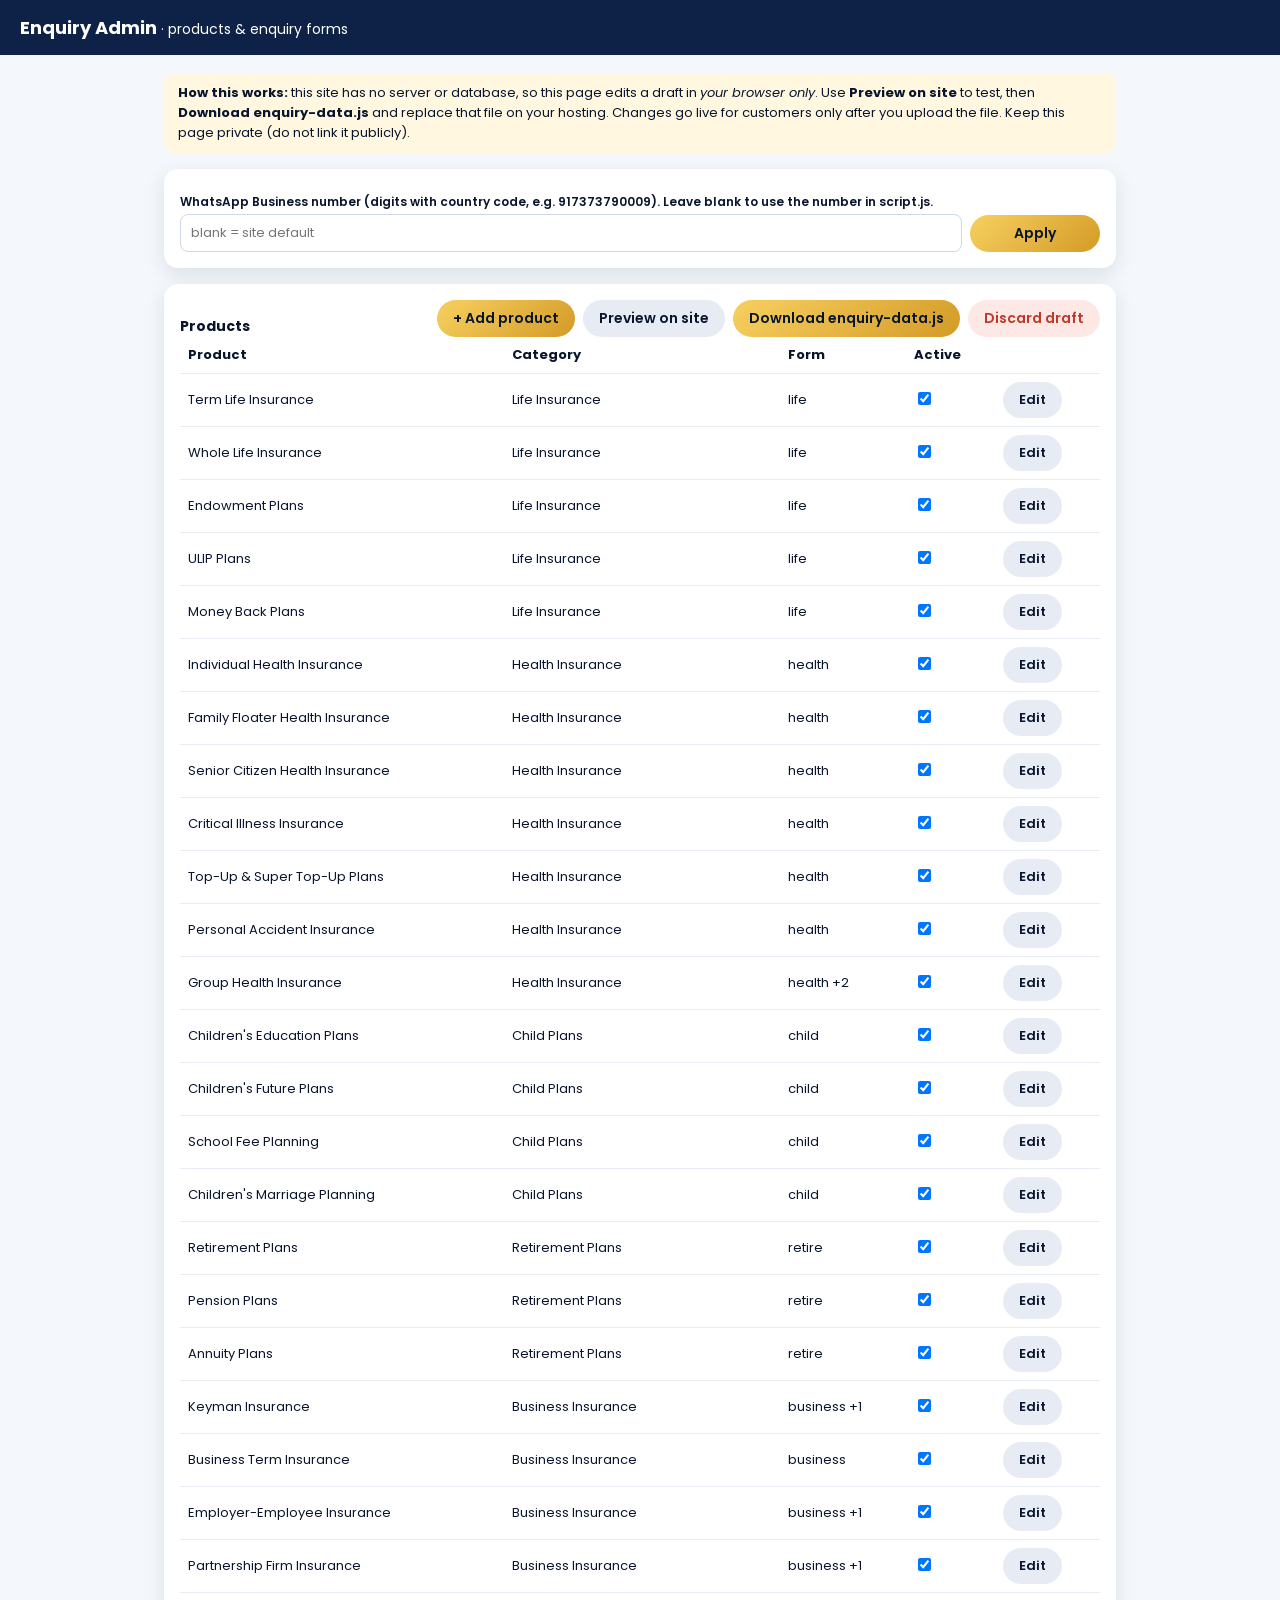
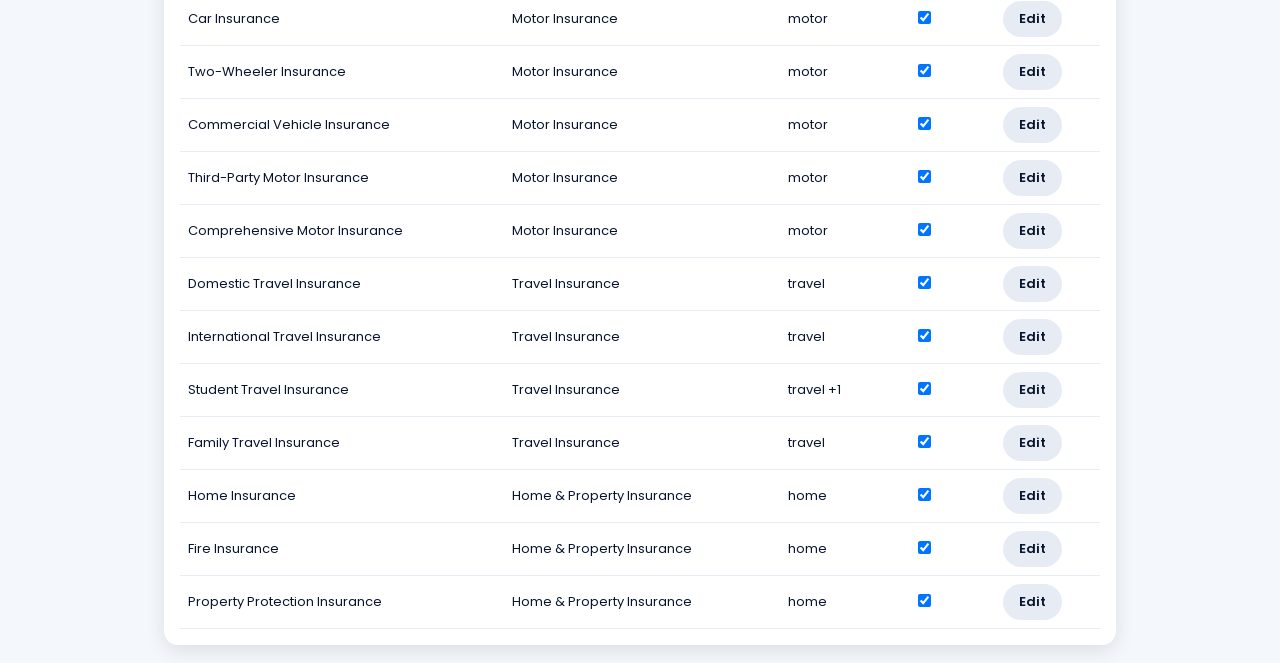
<file: admin.html>
<!DOCTYPE html><html lang="en"><head><meta charset="UTF-8"><meta name="viewport" content="width=device-width,initial-scale=1"><meta name="robots" content="noindex,nofollow">
<title>Enquiry Admin – Sivaani Associate</title>
<link href="https://fonts.googleapis.com/css2?family=Poppins:wght@400;500;600&display=swap" rel="stylesheet">
<style>
:root{--navy:#08152C;--navy2:#0D2246;--gold:linear-gradient(135deg,#F7D060,#D49B27)}
*{box-sizing:border-box}body{font-family:Poppins,sans-serif;margin:0;background:#F4F7FB;color:var(--navy);font-size:14px}
header{background:var(--navy2);color:#fff;padding:14px 20px}header b{font-size:18px}
main{max-width:980px;margin:18px auto;padding:0 14px}
.card{background:#fff;border-radius:14px;box-shadow:0 6px 20px rgba(8,21,44,.1);padding:16px;margin-bottom:16px}
.note{background:#fff7e0;border-radius:10px;padding:10px 14px;font-size:13px;margin-bottom:16px}
table{width:100%;border-collapse:collapse}th,td{text-align:left;padding:8px;border-bottom:1px solid #e7ecf4;font-size:13px}
input,select,textarea{font:inherit;font-size:13px;padding:8px 10px;border:1px solid #cfd8e6;border-radius:8px;width:100%}
label{font-size:12px;font-weight:600;display:block;margin:8px 0 3px}
button{font:inherit;font-weight:600;border:0;border-radius:999px;padding:8px 16px;cursor:pointer;background:#e7ecf4;color:var(--navy)}
button.g{background:var(--gold)}button.d{background:#fde8e6;color:#c0392b}
.row{display:flex;gap:8px;flex-wrap:wrap;align-items:flex-end}.row>*{flex:1;min-width:130px}.row>button{flex:0 0 auto}
.off{opacity:.5}dialog{border:0;border-radius:14px;max-width:720px;width:94%;padding:18px;box-shadow:0 20px 60px rgba(0,0,0,.4)}
.ef{border:1px solid #e7ecf4;border-radius:10px;padding:8px;margin:6px 0}
</style></head><body>
<header><b>Enquiry Admin</b> · products &amp; enquiry forms</header>
<main>
<div class="note"><b>How this works:</b> this site has no server or database, so this page edits a draft in <i>your browser only</i>. Use <b>Preview on site</b> to test, then <b>Download enquiry-data.js</b> and replace that file on your hosting. Changes go live for customers only after you upload the file. Keep this page private (do not link it publicly).</div>
<div class="card"><label for="wa">WhatsApp Business number (digits with country code, e.g. 917373790009). Leave blank to use the number in script.js.</label>
<div class="row"><input id="wa" inputmode="numeric" placeholder="blank = site default"><button class="g" id="saveWa">Apply</button></div></div>
<div class="card"><div class="row"><b style="flex:1">Products</b><button class="g" id="add">+ Add product</button><button id="prev">Preview on site</button><button class="g" id="dl">Download enquiry-data.js</button><button class="d" id="reset">Discard draft</button></div>
<table><thead><tr><th>Product</th><th>Category</th><th>Form</th><th>Active</th><th></th></tr></thead><tbody id="tb"></tbody></table></div>
</main>
<dialog id="dlg"><form method="dialog" id="fm" style="margin:0"><b id="dt"></b>
<label>Product name (English)</label><input id="pn" required maxlength="80"><label>Name in Tamil (optional)</label><input id="pt" maxlength="80">
<div class="row"><div><label>Category</label><select id="pc"></select></div><div><label>Base form (fields come from this)</label><select id="pf"></select></div></div>
<label>Extra enquiry fields for this product (added as a last step)</label><div id="ex"></div><button type="button" id="addf">+ Add field</button>
<div class="row" style="margin-top:14px;justify-content:flex-end"><button type="button" id="cx">Cancel</button><button class="g" type="submit">Save product</button></div></form></dialog>
<script src="enquiry-data.js"></script>
<script>
const KEY="sa_enq_draft";let d;
try{d=JSON.parse(localStorage.getItem(KEY))}catch(e){}
if(!d||!d.products)d=JSON.parse(JSON.stringify(window.SA_ENQUIRY));
const $=s=>document.querySelector(s),slug=s=>s.toLowerCase().replace(/[^a-z0-9]+/g,"-").replace(/^-|-$/g,""),esc=s=>String(s).replace(/[&<>"]/g,c=>({"&":"&amp;","<":"&lt;",">":"&gt;",'"':"&quot;"}[c]));
const save=()=>{try{localStorage.setItem(KEY,JSON.stringify(d))}catch(e){alert("Could not save draft in this browser.")}};
let ed=null,fields=[];
function list(){$("#wa").value=d.whatsapp||"";$("#tb").innerHTML=d.products.map((p,i)=>`<tr class="${p.active===false?"off":""}"><td>${esc(p.name)}</td><td>${esc(d.cats[p.cat]||p.cat)}</td><td>${esc(p.form)}${p.extra&&p.extra.length?" +"+p.extra.length:""}</td><td><input type="checkbox" data-t="${i}" ${p.active===false?"":"checked"} style="width:auto"></td><td><button data-e="${i}">Edit</button></td></tr>`).join("")}
function fl(){$("#ex").innerHTML=fields.map((f,i)=>`<div class="ef"><div class="row"><div><label>Label</label><input data-i="${i}" data-a="l" value="${esc(f.l||"")}" required></div><div><label>Type</label><select data-i="${i}" data-a="t">${["text","number","date","tel","select","radio","textarea"].map(t=>`<option${f.t===t?" selected":""}>${t}</option>`).join("")}</select></div><div><label>Options (comma-separated, for select/radio)</label><input data-i="${i}" data-a="o" value="${esc((f.o||[]).join(", "))}"></div><div style="flex:0 0 90px"><label>Required</label><input type="checkbox" data-i="${i}" data-a="r" ${f.r?"checked":""} style="width:auto"></div><button type="button" class="d" data-x="${i}">✕</button></div></div>`).join("")}
function openEd(i){ed=i;const p=i==null?{name:"",ta:"",cat:Object.keys(d.cats)[0],form:Object.keys(d.forms)[0],extra:[]}:d.products[i];
 $("#dt").textContent=i==null?"Add product":"Edit product";$("#pn").value=p.name;$("#pt").value=p.ta||"";
 $("#pc").innerHTML=Object.entries(d.cats).map(([k,v])=>`<option value="${k}"${p.cat===k?" selected":""}>${esc(v)}</option>`).join("");
 $("#pf").innerHTML=Object.keys(d.forms).map(k=>`<option${p.form===k?" selected":""}>${k}</option>`).join("");
 fields=JSON.parse(JSON.stringify(p.extra||[]));fl();$("#dlg").showModal()}
document.addEventListener("click",e=>{const t=e.target;
 if(t.dataset.e!=null)openEd(+t.dataset.e);
 if(t.dataset.x!=null){fields.splice(+t.dataset.x,1);fl()}});
document.addEventListener("change",e=>{const t=e.target;
 if(t.dataset.t!=null){d.products[+t.dataset.t].active=t.checked;save();list()}
 if(t.dataset.i!=null){const f=fields[+t.dataset.i],a=t.dataset.a;f[a]=a==="r"?t.checked:a==="o"?t.value.split(",").map(s=>s.trim()).filter(Boolean):t.value}});
$("#add").onclick=()=>openEd(null);$("#addf").onclick=()=>{fields.push({l:"",t:"text",r:false,o:[]});fl()};$("#cx").onclick=()=>$("#dlg").close();
$("#fm").onsubmit=e=>{const name=$("#pn").value.trim(),cat=$("#pc").value;
 if(d.products.some((p,i)=>i!==ed&&p.cat===cat&&p.name.toLowerCase()===name.toLowerCase())){e.preventDefault();alert("A product with this name already exists in this category.");return}
 const bad=fields.find(f=>(f.t==="select"||f.t==="radio")&&!(f.o||[]).length);if(bad){e.preventDefault();alert("Add options for: "+bad.l);return}
 const p={id:ed==null?slug(name)+"-"+Date.now().toString(36).slice(-3):d.products[ed].id,cat,name,ta:$("#pt").value.trim(),active:ed==null?true:d.products[ed].active!==false,form:$("#pf").value,extra:fields.map(f=>({l:f.l,t:f.t,r:!!f.r,o:f.o||[]}))};
 ed==null?d.products.push(p):d.products[ed]=p;save();list()};
$("#saveWa").onclick=()=>{const v=$("#wa").value.replace(/\D/g,"");if(v&&(v.length<11||v.length>14)){alert("Enter digits with country code, e.g. 917373790009.");return}d.whatsapp=v;save();list();alert(v?"WhatsApp number applied to the draft.":"Using the site default number.")};
$("#prev").onclick=()=>{save();open("index.html?preview=1","_blank")};
$("#reset").onclick=()=>{if(confirm("Discard draft and go back to the deployed file?")){localStorage.removeItem(KEY);location.reload()}};
$("#dl").onclick=()=>{const b=new Blob(['/* Enquiry products & forms. Edit via admin.html, then replace this file. */\nwindow.SA_ENQUIRY = '+JSON.stringify(d,null,1)+';\n'],{type:"text/javascript"}),a=document.createElement("a");a.href=URL.createObjectURL(b);a.download="enquiry-data.js";a.click()};
list();
</script></body></html>
</file>
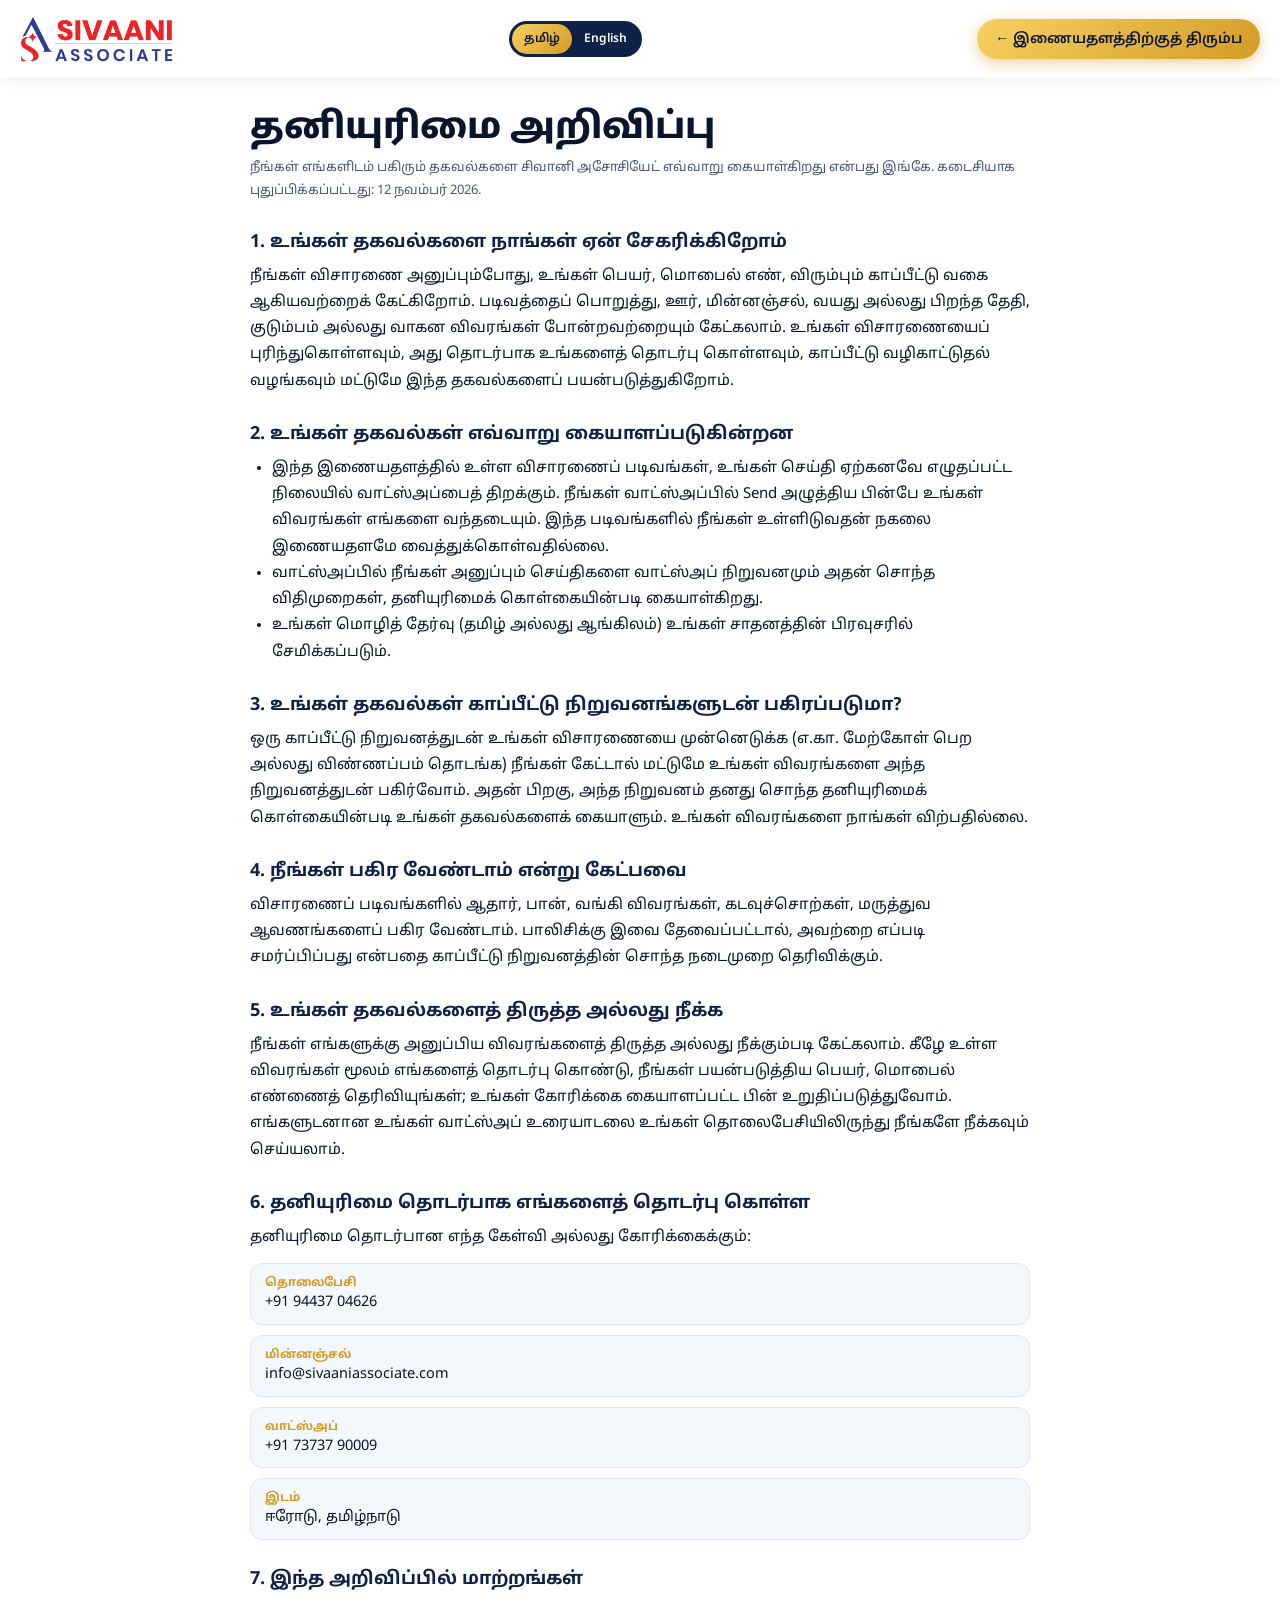
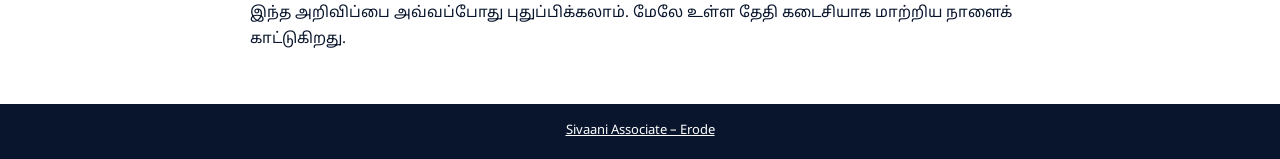
<file: privacy.html>
<!DOCTYPE html>
<html lang="en">
<head>
<meta charset="UTF-8">
<meta name="viewport" content="width=device-width, initial-scale=1, viewport-fit=cover">
<title>Privacy Notice – Sivaani Associate</title>
<meta name="description" content="How Sivaani Associate, Erode, collects, uses and protects the information you share in an insurance enquiry.">
<link rel="icon" type="image/png" sizes="32x32" href="images/favicon-32.png">
<link rel="apple-touch-icon" sizes="180x180" href="images/apple-touch-icon.png">
<link rel="preconnect" href="https://fonts.googleapis.com">
<link rel="preconnect" href="https://fonts.gstatic.com" crossorigin>
<link href="https://fonts.googleapis.com/css2?family=Poppins:wght@400;500;600;700;800&family=Noto+Sans+Tamil:wght@400;500;600;700&display=swap" rel="stylesheet">
<link rel="stylesheet" href="style.css">
<link rel="stylesheet" href="fixes.css">
<link rel="stylesheet" href="trust.css">
</head>
<body>
<header class="header pv-head"><div class="wrap">
  <a class="logo" href="index.html" aria-label="Sivaani Associate – home"><span><picture><source type="image/webp" srcset="images/logo-full.webp"><img class="logo-img" src="images/logo-full.png" alt="Sivaani Associate" width="1681" height="505"></picture></span></a>
  <div class="lang" role="group" aria-label="Language"><button type="button" data-lang="ta" class="on">தமிழ்</button><button type="button" data-lang="en">English</button></div>
  <a class="btn gold" href="index.html"><span data-l="en">← Back to website</span><span data-l="ta" hidden>← இணையதளத்திற்குத் திரும்ப</span></a>
</div></header>

<main class="pv" id="main">
<!-- ============ ENGLISH ============ -->
<div data-l="en">
  <h1>Privacy Notice</h1>
  <p class="upd">How Sivaani Associate handles the information you share with us. Last updated: 12 November 2026.</p>

  <h2>1. Why we collect your information</h2>
  <p>When you send an enquiry, we ask for your name, your mobile number and the type of insurance you are interested in. Depending on the form, we may also ask for details such as city, email address, age or date of birth, and family or vehicle details. We use this information only to understand your enquiry, contact you about it and give you insurance guidance.</p>

  <h2>2. How your information is handled</h2>
  <ul>
    <li>The enquiry forms on this website open WhatsApp with your message already written. Your details reach us only when you press Send in WhatsApp. The website itself does not keep a copy of what you type into these forms.</li>
    <li data-if="online">The Contact Us form and the product catalogue enquiry may also record your enquiry in an online database that only our team can read.</li>
    <li>Messages you send on WhatsApp are also handled by WhatsApp under its own terms and privacy policy.</li>
    <li>Your language choice (Tamil or English) is saved in your browser, on your own device.</li>
  </ul>

  <h2>3. Is your information shared with insurers?</h2>
  <p>We do not share your details with an insurance company unless you ask us to take your enquiry forward with that company, for example to get a quotation or to start an application. After that, the insurer handles your information under its own privacy policy. We do not sell your details.</p>

  <h2>4. What we ask you not to share</h2>
  <p>Please do not share Aadhaar, PAN, bank details, passwords or medical documents through the enquiry forms. If any of these are needed for a policy, the insurer's own process will tell you how to submit them.</p>

  <h2>5. Correct or delete your information</h2>
  <p>You can ask us to correct or delete the details you have sent us. Contact us using the details below, tell us the name and mobile number you used, and we will confirm once your request has been handled. You can also delete your own WhatsApp chat with us from your phone.</p>

  <h2>6. Contact us about privacy</h2>
  <p>For any privacy question or request, reach us here:</p>
  <div class="pv-contact">
    <a href="tel:+919443704626"><b>Phone</b>+91 94437 04626</a>
    <a href="mailto:info@sivaaniassociate.com"><b>Email</b>info@sivaaniassociate.com</a>
    <a href="https://wa.me/917373790009" target="_blank" rel="noopener"><b>WhatsApp</b>+91 73737 90009</a>
    <div><b>Location</b>Erode, Tamil Nadu</div>
  </div>

  <h2>7. Changes to this notice</h2>
  <p>We may update this notice from time to time. The date at the top shows when it was last changed.</p>
</div>

<!-- ============ TAMIL ============ -->
<div data-l="ta" hidden>
  <h1>தனியுரிமை அறிவிப்பு</h1>
  <p class="upd">நீங்கள் எங்களிடம் பகிரும் தகவல்களை சிவானி அசோசியேட் எவ்வாறு கையாள்கிறது என்பது இங்கே. கடைசியாக புதுப்பிக்கப்பட்டது: 12 நவம்பர் 2026.</p>

  <h2>1. உங்கள் தகவல்களை நாங்கள் ஏன் சேகரிக்கிறோம்</h2>
  <p>நீங்கள் விசாரணை அனுப்பும்போது, உங்கள் பெயர், மொபைல் எண், விரும்பும் காப்பீட்டு வகை ஆகியவற்றைக் கேட்கிறோம். படிவத்தைப் பொறுத்து, ஊர், மின்னஞ்சல், வயது அல்லது பிறந்த தேதி, குடும்பம் அல்லது வாகன விவரங்கள் போன்றவற்றையும் கேட்கலாம். உங்கள் விசாரணையைப் புரிந்துகொள்ளவும், அது தொடர்பாக உங்களைத் தொடர்பு கொள்ளவும், காப்பீட்டு வழிகாட்டுதல் வழங்கவும் மட்டுமே இந்த தகவல்களைப் பயன்படுத்துகிறோம்.</p>

  <h2>2. உங்கள் தகவல்கள் எவ்வாறு கையாளப்படுகின்றன</h2>
  <ul>
    <li>இந்த இணையதளத்தில் உள்ள விசாரணைப் படிவங்கள், உங்கள் செய்தி ஏற்கனவே எழுதப்பட்ட நிலையில் வாட்ஸ்அப்பைத் திறக்கும். நீங்கள் வாட்ஸ்அப்பில் Send அழுத்திய பின்பே உங்கள் விவரங்கள் எங்களை வந்தடையும். இந்த படிவங்களில் நீங்கள் உள்ளிடுவதன் நகலை இணையதளமே வைத்துக்கொள்வதில்லை.</li>
    <li data-if="online">தொடர்புக்கு படிவம் மற்றும் தயாரிப்பு பட்டியல் விசாரணை, எங்கள் குழு மட்டுமே பார்க்கக்கூடிய ஆன்லைன் தரவுத்தளத்திலும் பதிவு செய்யப்படலாம்.</li>
    <li>வாட்ஸ்அப்பில் நீங்கள் அனுப்பும் செய்திகளை வாட்ஸ்அப் நிறுவனமும் அதன் சொந்த விதிமுறைகள், தனியுரிமைக் கொள்கையின்படி கையாள்கிறது.</li>
    <li>உங்கள் மொழித் தேர்வு (தமிழ் அல்லது ஆங்கிலம்) உங்கள் சாதனத்தின் பிரவுசரில் சேமிக்கப்படும்.</li>
  </ul>

  <h2>3. உங்கள் தகவல்கள் காப்பீட்டு நிறுவனங்களுடன் பகிரப்படுமா?</h2>
  <p>ஒரு காப்பீட்டு நிறுவனத்துடன் உங்கள் விசாரணையை முன்னெடுக்க (எ.கா. மேற்கோள் பெற அல்லது விண்ணப்பம் தொடங்க) நீங்கள் கேட்டால் மட்டுமே உங்கள் விவரங்களை அந்த நிறுவனத்துடன் பகிர்வோம். அதன் பிறகு, அந்த நிறுவனம் தனது சொந்த தனியுரிமைக் கொள்கையின்படி உங்கள் தகவல்களைக் கையாளும். உங்கள் விவரங்களை நாங்கள் விற்பதில்லை.</p>

  <h2>4. நீங்கள் பகிர வேண்டாம் என்று கேட்பவை</h2>
  <p>விசாரணைப் படிவங்களில் ஆதார், பான், வங்கி விவரங்கள், கடவுச்சொற்கள், மருத்துவ ஆவணங்களைப் பகிர வேண்டாம். பாலிசிக்கு இவை தேவைப்பட்டால், அவற்றை எப்படி சமர்ப்பிப்பது என்பதை காப்பீட்டு நிறுவனத்தின் சொந்த நடைமுறை தெரிவிக்கும்.</p>

  <h2>5. உங்கள் தகவல்களைத் திருத்த அல்லது நீக்க</h2>
  <p>நீங்கள் எங்களுக்கு அனுப்பிய விவரங்களைத் திருத்த அல்லது நீக்கும்படி கேட்கலாம். கீழே உள்ள விவரங்கள் மூலம் எங்களைத் தொடர்பு கொண்டு, நீங்கள் பயன்படுத்திய பெயர், மொபைல் எண்ணைத் தெரிவியுங்கள்; உங்கள் கோரிக்கை கையாளப்பட்ட பின் உறுதிப்படுத்துவோம். எங்களுடனான உங்கள் வாட்ஸ்அப் உரையாடலை உங்கள் தொலைபேசியிலிருந்து நீங்களே நீக்கவும் செய்யலாம்.</p>

  <h2>6. தனியுரிமை தொடர்பாக எங்களைத் தொடர்பு கொள்ள</h2>
  <p>தனியுரிமை தொடர்பான எந்த கேள்வி அல்லது கோரிக்கைக்கும்:</p>
  <div class="pv-contact">
    <a href="tel:+919443704626"><b>தொலைபேசி</b>+91 94437 04626</a>
    <a href="mailto:info@sivaaniassociate.com"><b>மின்னஞ்சல்</b>info@sivaaniassociate.com</a>
    <a href="https://wa.me/917373790009" target="_blank" rel="noopener"><b>வாட்ஸ்அப்</b>+91 73737 90009</a>
    <div><b>இடம்</b>ஈரோடு, தமிழ்நாடு</div>
  </div>

  <h2>7. இந்த அறிவிப்பில் மாற்றங்கள்</h2>
  <p>இந்த அறிவிப்பை அவ்வப்போது புதுப்பிக்கலாம். மேலே உள்ள தேதி கடைசியாக மாற்றிய நாளைக் காட்டுகிறது.</p>
</div>
</main>

<footer class="pv-foot"><a href="index.html">Sivaani Associate – Erode</a></footer>
<script src="trust-data.js"></script>
<script src="privacy.js"></script>
</body>
</html>
</file>
<file: style.css>
:root{--navy:#08152C;--navy2:#0D2246;--gold1:#F7D060;--gold2:#D49B27;--gold:linear-gradient(135deg,#F7D060,#D49B27);--soft:#F4F7FB;--r:14px;--sh:0 8px 24px rgba(8,21,44,.14)}
*{box-sizing:border-box;margin:0;padding:0}
html{scroll-behavior:smooth;scroll-padding-top:90px}
body{font-family:'Poppins','Noto Sans Tamil',sans-serif;color:var(--navy);background:#fff;line-height:1.5;overflow-x:hidden}
body.ta{font-family:'Noto Sans Tamil','Poppins',sans-serif}
a{color:inherit;text-decoration:none}ul{list-style:none}button{font:inherit;cursor:pointer;border:0}
svg{fill:currentColor;flex:none}
.wrap{max-width:1280px;margin:0 auto;padding:0 20px}
.btn{display:inline-flex;align-items:center;justify-content:center;gap:8px;padding:11px 22px;border-radius:999px;font-weight:600;font-size:14px;transition:.25s;white-space:nowrap}
.btn svg{width:18px;height:18px}
.btn.gold{background:var(--gold);color:var(--navy);box-shadow:0 4px 14px rgba(212,155,39,.45)}
.btn.gold:hover{transform:translateY(-2px);box-shadow:0 8px 20px rgba(212,155,39,.6)}
.btn.lg{padding:14px 28px;font-size:15px}.btn.block{width:100%}
.btn.outline{border:2px solid #fff;color:#fff}.btn.outline:hover{background:#fff;color:var(--navy)}
/* topbar */
.topbar{background:var(--navy);color:#fff;font-size:13px}
.topbar .wrap,.tb-left,.tb-right{display:flex;align-items:center;gap:18px}
.topbar .wrap{justify-content:space-between;min-height:38px}
.ico{display:inline-flex;align-items:center;gap:8px}.ico svg{width:15px;height:15px;color:var(--gold1)}
.lang{display:flex;background:var(--navy2);border-radius:999px;padding:3px}
.lang button{background:none;color:#fff;padding:3px 12px;border-radius:999px;font-size:12px;font-weight:600}
.lang button.on{background:var(--gold);color:var(--navy)}
.social{display:flex;gap:8px}.social a{width:26px;height:26px;border-radius:50%;background:var(--navy2);display:grid;place-items:center;transition:.2s}
.social a:hover{background:var(--gold1);color:var(--navy)}.social svg{width:13px;height:13px}
/* header */
.header{background:#fff;position:sticky;top:0;z-index:50;box-shadow:0 2px 12px rgba(8,21,44,.08)}
.header .wrap{display:flex;align-items:center;justify-content:space-between;gap:16px;min-height:78px}
.logo{display:flex;align-items:center;gap:8px}.logo-mark{width:48px;height:48px}
.logo b{display:block;font-size:20px;line-height:1.05;color:var(--navy2);font-weight:700}
.logo i{font-size:10.5px;color:var(--gold2);font-weight:500}
.nav{display:flex;align-items:center;gap:6px;font-weight:600;font-size:14px}
.nav>a,.dd>a{padding:9px 16px;border-radius:999px;display:block;transition:.2s}
.nav>a:hover,.dd>a:hover{color:var(--gold2)}
.nav a.active{background:var(--gold);color:var(--navy)}
.dd{position:relative}.dd>a::after{content:" ⌄";font-size:11px}
.dd ul{position:absolute;top:100%;left:0;min-width:210px;background:#fff;border-radius:12px;box-shadow:var(--sh);padding:8px;opacity:0;visibility:hidden;transform:translateY(8px);transition:.2s}
.dd:hover ul,.dd:focus-within ul{opacity:1;visibility:visible;transform:none}
.dd li a{display:block;padding:8px 12px;border-radius:8px;font-size:13px}.dd li a:hover{background:var(--soft)}
.burger{display:none;background:none;width:40px;height:40px;flex-direction:column;justify-content:center;gap:5px;align-items:center}
.burger i{width:24px;height:2.500px;background:var(--navy);border-radius:2px;transition:.25s}
/* hero */
.hero{background-color:var(--navy);background-image:linear-gradient(105deg,var(--navy) 0%,var(--navy2) 45%,#16407a 100%);color:#fff;position:relative;overflow:hidden;isolation:isolate}
.hero::after{content:"";position:absolute;left:-5%;bottom:-60px;width:60%;height:120px;border-top:4px solid var(--gold1);border-radius:50%;transform:rotate(-4deg);opacity:.6;z-index:2;pointer-events:none}
.hero-in{display:grid;grid-template-columns:1.05fr 1fr 340px;gap:20px;align-items:center;min-height:430px;padding-top:36px;padding-bottom:54px;position:relative;z-index:3}
h1{font-size:clamp(34px,4.500vw,58px);line-height:1.08;font-weight:800;font-style:italic}
h1 span{display:block}h1 em{display:block;color:var(--gold1);background:var(--gold);-webkit-background-clip:text;background-clip:text;-webkit-text-fill-color:transparent}
.sub{margin:18px 0 26px;font-size:17px;font-weight:600;max-width:420px}
.hero-vis{position:relative;min-height:340px;display:grid;place-items:center;background-size:cover;background-position:center bottom;border-radius:var(--r)}
.hero-vis .shield{width:150px;filter:drop-shadow(0 0 24px rgba(247,208,96,.8))}
.hero-vis.has-img .shield{position:absolute;left:4%;top:4%;width:110px}
.card-form{background:#fff;color:var(--navy);border-radius:var(--r);box-shadow:var(--sh),0 0 0 2px var(--gold1);overflow:hidden}
.cf-head{background:var(--navy2);color:#fff;text-align:center;padding:14px 10px}
.cf-head b{display:block;font-size:18px}.cf-head span{font-size:13px;opacity:.9}
.cf-body{padding:14px 16px 12px;display:grid;grid-template-columns:minmax(0,1fr);gap:9px;background:linear-gradient(#fff,var(--soft))}
.f{display:flex;align-items:center;min-width:0;gap:10px;background:#fff;border:1px solid #dde4ee;border-radius:10px;padding:0 12px;transition:.2s}
.f:focus-within{border-color:var(--gold2);box-shadow:0 0 0 3px rgba(212,155,39,.2)}
.f svg{width:17px;height:17px;color:var(--navy2)}
.f input,.f select{flex:1;border:0;outline:0;background:none;padding:11px 0;font:inherit;font-size:13.5px;color:var(--navy);min-width:0}
.err{color:#c0392b;font-size:12px;min-height:0}.err:empty{display:none}
.safe{display:flex;gap:6px;justify-content:center;align-items:center;font-size:11px;color:#667}.safe svg{width:12px;height:12px}
/* partners */
.partners{background:#fff;border-bottom:1px solid #e7ecf3}
.partners .wrap{display:flex;align-items:center;gap:0;min-height:84px}
.partners .wrap>*{padding:0 22px;border-right:1px solid #cfd8e6;display:flex;align-items:center}
.partners .wrap>*:last-child{border:0}
.p-lead{font-weight:700;font-size:16px;line-height:1.25;max-width:170px;padding-left:0!important}
.p-logos{flex:1;justify-content:space-around;gap:18px;flex-wrap:wrap;padding:8px 14px!important}
.p-logos span,.p-logos img{font-weight:800;font-size:18px;letter-spacing:.3px;border-right:1px solid #dbe2ee;padding-right:18px;max-height:36px}
.p-logos span:last-child{border:0}
.p-exp{gap:10px;font-size:14px}.laurel{font-size:26px;font-weight:800;color:var(--gold2)}
/* solutions */
.solutions{padding:26px 0 16px;background:#fff}
.title{display:flex;align-items:center;gap:16px;justify-content:center;font-size:22px;font-weight:700;margin-bottom:18px}
.title::before,.title::after{content:"";flex:0 1 160px;height:2px;background:linear-gradient(90deg,transparent,var(--gold2))}
.title::after{transform:scaleX(-1)}
.grid6{display:grid;grid-template-columns:repeat(6,1fr);gap:12px}
.pc{border-radius:10px;overflow:hidden;box-shadow:var(--sh);background:var(--navy);display:block;transition:.3s}
.pc:hover{transform:translateY(-6px);box-shadow:0 14px 30px rgba(8,21,44,.25)}
.pc .ph{height:96px;background-size:cover;background-position:center;display:grid;place-items:center;font-size:38px}
.pc .bar{display:flex;align-items:center;justify-content:space-between;padding:10px 10px;color:#fff;font-weight:600;font-size:13px;gap:6px}
.pc .bar i{width:24px;height:24px;border-radius:50%;background:var(--gold);color:var(--navy);display:grid;place-items:center;font-style:normal;font-size:13px;flex:none}
/* trio */
.trio{padding:12px 0 24px}
.trio-in{display:grid;grid-template-columns:1fr 1.25fr 1.25fr;gap:16px}
.tc{border-radius:var(--r);padding:24px;box-shadow:var(--sh);display:flex;gap:18px;align-items:center;min-height:170px}
.tc.navy{background:linear-gradient(120deg,var(--navy),var(--navy2));color:#fff}
.tc.cta{background:linear-gradient(110deg,var(--navy),var(--navy2) 55%,#c98a1f)}
.tc .big{width:64px;flex:none}
.tc h3{font-size:18px;line-height:1.3;margin-bottom:8px}.tc h3 b{color:var(--gold1)}
.tc p{font-size:13px;margin-bottom:14px;opacity:.95}
.ticks li{font-size:13.5px;font-weight:500;padding-left:22px;position:relative;margin:3px 0}
.ticks li::before{content:"✔";position:absolute;left:0;color:var(--gold1);font-weight:700}
.tc.light{background:var(--soft);flex-direction:column;align-items:stretch;gap:10px;border:1px solid #e0e7f1;text-align:center}
.tc.light h3{margin:0}
.slide{display:flex;align-items:center;gap:16px;text-align:left;min-height:84px;animation:fade .5s}
@keyframes fade{from{opacity:0;transform:translateX(12px)}to{opacity:1;transform:none}}
.av{width:68px;height:68px;border-radius:50%;border:3px solid var(--gold1);flex:none;background:var(--gold) center/cover;display:grid;place-items:center;font-weight:700;font-size:26px}
.slide p{font-size:13.5px;margin:0 0 6px;opacity:1;font-style:italic}.slide cite{display:block;text-align:right;font-size:13px;font-weight:600}
.ctrl{display:flex;justify-content:space-between;align-items:center}
.ctrl button{width:28px;height:28px;border-radius:50%;background:#fff;border:1px solid #cfd8e6;font-size:18px;line-height:1;color:var(--navy)}
.ctrl button:hover{background:var(--gold);}
#dots{display:flex;gap:8px}#dots i{width:10px;height:10px;border-radius:50%;background:#c8d1de;cursor:pointer}#dots i.on{background:var(--gold2)}
/* footer */
.footer{background:var(--navy) url("data:image/svg+xml,%3Csvg xmlns='http://www.w3.org/2000/svg' width='600' height='80' viewBox='0 0 600 80'%3E%3Cpath d='M0 80V50h20V30h14v20h12V20h10v30h16V40h20v40zm400 0V45h18V25h12v20h20V35h14v45z' fill='%23F7D060' opacity='.18'/%3E%3C/svg%3E") left bottom/auto 80px repeat-x;color:#fff}
.footer .wrap{display:flex;align-items:center;justify-content:space-between;gap:20px;padding-top:22px;padding-bottom:22px;flex-wrap:wrap}
.fc{display:flex;gap:12px;align-items:center;padding:0 24px;border-right:1px solid rgba(255,255,255,.25)}
.fc svg{width:28px;height:28px;color:var(--gold1)}
.fc a,.fc span{font-weight:600;font-size:14px;display:block}.fc small{color:var(--gold1);font-size:12px}
/* responsive */
@media(max-width:1100px){
.hero-in{grid-template-columns:1fr 340px}.hero-vis{display:none}
.grid6{grid-template-columns:repeat(3,1fr)}
.trio-in{grid-template-columns:1fr 1fr}.tc.cta{grid-column:1/-1}
.nav{position:fixed;inset:0 0 0 auto;width:min(300px,85%);background:#fff;flex-direction:column;align-items:stretch;padding:90px 18px 20px;transform:translateX(100%);transition:.3s;box-shadow:var(--sh);z-index:60;overflow:auto}
.nav.open{transform:none}.burger{display:flex;position:relative;z-index:70}
.dd ul{position:static;opacity:1;visibility:visible;transform:none;box-shadow:none;padding:0 0 0 12px}
.enq{display:none}.burger{margin-left:auto}
.hide-md{display:none}
}
@media(max-width:760px){
.hero-in{grid-template-columns:1fr;min-height:0}
.grid6{grid-template-columns:repeat(2,1fr)}
.trio-in{grid-template-columns:1fr}
.partners .wrap{flex-wrap:wrap;padding-top:12px;padding-bottom:12px}.partners .wrap>*{border:0;padding:6px 8px}
.p-lead{max-width:none;width:100%}
.hide-sm{display:none}.title::before,.title::after{flex-basis:30px}.title{font-size:19px}
.fc{border:0;padding:0;width:100%}.footer .btn{width:100%}
.logo b{font-size:17px}
}
/* official logo */
.logo-img{display:block;height:46px;width:auto;max-width:100%}
@media(max-width:760px){.logo-img{height:40px}}

/* ================= CINEMATIC HERO SLIDER ================= */
:root{--hs-fade:1600ms;--hs-hold:5000ms;--ease:cubic-bezier(.22,.61,.36,1)}
.hero-slider{position:absolute;inset:0;z-index:0;background:var(--navy);overflow:hidden}
.hs{position:absolute;inset:0;opacity:0;z-index:0;transition:opacity var(--hs-fade) var(--ease);overflow:hidden;contain:paint}
.hs picture{display:block;width:100%;height:100%}
.hs img{position:absolute;inset:0;width:100%;height:100%;object-fit:cover;object-position:var(--op,50% 40%);transform-origin:var(--op,50% 40%);backface-visibility:hidden}
.hs.is-leaving{opacity:1;z-index:1;transition:none}
.hs.is-active{opacity:1;z-index:2}
.hs.kb[data-kb="in"] img{animation:kbIn 8s linear forwards;will-change:transform}
.hs.kb[data-kb="out"] img{animation:kbOut 8s linear forwards;will-change:transform}
@keyframes kbIn{from{transform:scale(1.02) translate3d(0,0,0)}to{transform:scale(1.10) translate3d(-.8%,-.5%,0)}}
@keyframes kbOut{from{transform:scale(1.10) translate3d(.8%,.4%,0)}to{transform:scale(1.02) translate3d(0,0,0)}}
.hero-slider.is-paused .hs img{animation-play-state:paused}
/* navy readability overlay (text left, form right) + vignette */
.hero-shade{position:absolute;inset:0;z-index:5;pointer-events:none;background:
 linear-gradient(90deg,rgba(8,21,44,.93) 0%,rgba(8,21,44,.80) 24%,rgba(8,21,44,.38) 44%,rgba(8,21,44,.16) 56%,rgba(8,21,44,.46) 80%,rgba(8,21,44,.84) 100%),
 linear-gradient(180deg,rgba(8,21,44,.40) 0%,rgba(8,21,44,0) 28%,rgba(8,21,44,0) 66%,rgba(8,21,44,.62) 100%)}
/* slow golden light sweep */
.hero-glow{position:absolute;inset:-20% -10%;z-index:6;pointer-events:none;mix-blend-mode:screen;opacity:.55;background:
 radial-gradient(38% 55% at 58% 30%,rgba(247,208,96,.34),transparent 70%),
 radial-gradient(26% 40% at 88% 78%,rgba(212,155,39,.26),transparent 70%);animation:glow 14s ease-in-out infinite alternate}
@keyframes glow{from{transform:translate3d(-3%,0,0) scale(1)}to{transform:translate3d(3%,-2%,0) scale(1.08)}}
/* floating golden bokeh */
.hero-fx{position:absolute;inset:0;z-index:2;pointer-events:none;overflow:hidden}
.hero-fx i{position:absolute;display:block;border-radius:50%;background:radial-gradient(circle,rgba(255,236,170,.95) 0,rgba(247,208,96,.45) 40%,transparent 70%);opacity:0;animation:floaty var(--d,14s) ease-in-out var(--l,0s) infinite}
.hero-fx i:nth-child(1){left:6%;bottom:12%;width:14px;height:14px;--d:13s}
.hero-fx i:nth-child(2){left:18%;bottom:46%;width:8px;height:8px;--d:16s;--l:2s}
.hero-fx i:nth-child(3){left:31%;bottom:22%;width:20px;height:20px;--d:18s;--l:4s}
.hero-fx i:nth-child(4){left:44%;bottom:60%;width:10px;height:10px;--d:15s;--l:1s}
.hero-fx i:nth-child(5){left:57%;bottom:14%;width:16px;height:16px;--d:17s;--l:6s}
.hero-fx i:nth-child(6){left:69%;bottom:52%;width:9px;height:9px;--d:12s;--l:3s}
.hero-fx i:nth-child(7){left:82%;bottom:30%;width:18px;height:18px;--d:19s;--l:5s}
.hero-fx i:nth-child(8){left:93%;bottom:64%;width:11px;height:11px;--d:14s;--l:7s}
@keyframes floaty{0%{opacity:0;transform:translate3d(0,24px,0) scale(.7)}25%{opacity:.8}75%{opacity:.55}100%{opacity:0;transform:translate3d(16px,-110px,0) scale(1.15)}}
.hero-vis .shield{animation:bob 6s ease-in-out infinite}
@keyframes bob{0%,100%{transform:translateY(0)}50%{transform:translateY(-10px)}}
/* premium typography + entrance */
.hero-text h1{text-shadow:0 4px 28px rgba(0,0,0,.45);letter-spacing:-.01em}
.hero-text h1::before{content:"";display:block;width:64px;height:4px;border-radius:4px;background:var(--gold);margin-bottom:16px;box-shadow:0 0 16px rgba(247,208,96,.7);transform-origin:left;animation:lineIn .9s var(--ease) .1s both}
.hero-text h1 em{background-size:220% 100%;animation:shimmer 7s linear 1.6s infinite}
.hero-text .sub{text-shadow:0 2px 14px rgba(0,0,0,.5)}
.hero-text h1 span{animation:rise .9s var(--ease) .25s both}
.hero-text h1 em{animation:rise .9s var(--ease) .45s both,shimmer 7s linear 1.6s infinite}
.hero-text .sub{animation:rise .9s var(--ease) .65s both}
.hero-text .btn{animation:rise .9s var(--ease) .85s both}
.card-form{animation:slideIn 1s var(--ease) .5s both;box-shadow:0 24px 60px rgba(0,0,0,.40),0 0 0 2px var(--gold1),0 0 32px rgba(247,208,96,.25)}
@keyframes rise{from{opacity:0;transform:translate3d(0,22px,0)}to{opacity:1;transform:none}}
@keyframes slideIn{from{opacity:0;transform:translate3d(28px,0,0)}to{opacity:1;transform:none}}
@keyframes lineIn{from{transform:scaleX(0)}to{transform:scaleX(1)}}
@keyframes shimmer{from{background-position:0 0}to{background-position:-220% 0}}
/* slider controls */
.hero-ctrl{position:absolute;z-index:4;left:50%;bottom:10px;transform:translateX(-50%);display:flex;align-items:center;gap:8px;padding:5px 10px;border-radius:999px;background:rgba(8,21,44,.55);border:1px solid rgba(247,208,96,.35);backdrop-filter:blur(6px);-webkit-backdrop-filter:blur(6px)}
.hero-ctrl button{width:28px;height:28px;border-radius:50%;background:transparent;color:#fff;display:grid;place-items:center;transition:.2s}
.hero-ctrl button:hover{background:var(--gold);color:var(--navy)}
.hero-ctrl button:focus-visible,.hs-dots button:focus-visible{outline:2px solid var(--gold1);outline-offset:2px}
.hero-ctrl svg{width:16px;height:16px}
.hero-ctrl .i-play{display:none}
.hero-ctrl [aria-pressed="true"] .i-play{display:block}.hero-ctrl [aria-pressed="true"] .i-pause{display:none}
.hs-dots{display:flex;gap:7px;align-items:center}
.hs-dots button{position:relative;width:26px;height:6px;padding:0;border-radius:6px;background:rgba(255,255,255,.35);overflow:hidden}
.hs-dots button::after{content:"";position:absolute;inset:0;background:var(--gold);transform:scaleX(0);transform-origin:left}
.hs-dots button[aria-current="true"]{width:42px}
.hs-dots button[aria-current="true"]::after{transform:scaleX(1);animation:bar var(--hs-hold) linear both}
.hero-ctrl.is-paused .hs-dots button[aria-current="true"]::after,.hero-ctrl.is-static .hs-dots button[aria-current="true"]::after{animation:none;transform:scaleX(1)}
@keyframes bar{from{transform:scaleX(0)}to{transform:scaleX(1)}}
body.ta .hero-text h1{font-size:clamp(32px,3.9vw,50px);line-height:1.14}
/* responsive */
@media(min-width:1101px){.hero-in{min-height:clamp(470px,31vw,760px)}}
@media(max-width:1100px){
.hero{--band:36vw;padding-top:var(--band);background-image:linear-gradient(180deg,var(--navy),var(--navy2))}
.hero-slider{inset:0 0 auto 0;height:var(--band)}
.hero-shade{background:linear-gradient(90deg,rgba(8,21,44,.55) 0%,rgba(8,21,44,.05) 30%,rgba(8,21,44,.05) 70%,rgba(8,21,44,.55) 100%),linear-gradient(180deg,rgba(8,21,44,.30) 0,rgba(8,21,44,0) 35%,rgba(8,21,44,.80) 88%,#08152C 100%)}
.hero-glow{display:none}
.hero-fx{inset:0 0 auto 0;height:var(--band)}
.hero-ctrl{bottom:auto;top:calc(var(--band) - 40px)}
.hero-in{padding-bottom:36px}
}
@media(max-width:760px){
.hero{--band:58vw}
.hero-ctrl{padding:3px 8px;gap:4px;top:calc(var(--band) - 36px)}
.hs-dots button{width:18px}.hs-dots button[aria-current="true"]{width:30px}
.hero-text h1{font-size:clamp(32px,9vw,44px)}
.card-form{animation-delay:.2s}
}
/* reduced motion: still imagery, no zoom/auto-advance, no entrance or floating effects */
@media(prefers-reduced-motion:reduce){
.hs{transition-duration:.01ms}
.hs.kb img{animation:none!important;transform:none}
.hero-glow,.hero-fx i,.hero-vis .shield,.hero-text h1::before,.hero-text h1 span,.hero-text h1 em,.hero-text .sub,.hero-text .btn,.card-form{animation:none!important}
.hero-fx{display:none}
}
</file>
<file: fixes.css>
/* Responsive + accessibility layer (loaded after style.css, before popups.css). Mobile-first fixes on top of the base styles. */
html{-webkit-text-size-adjust:100%;text-size-adjust:100%}
img{max-width:100%}
button,.btn,.pc,.chip{touch-action:manipulation;-webkit-tap-highlight-color:transparent}
.footer{content-visibility:auto;contain-intrinsic-size:auto 340px}

/* ---------- safe areas, touch targets, focus ---------- */
.wrap{padding-left:max(20px,env(safe-area-inset-left));padding-right:max(20px,env(safe-area-inset-right))}
.btn{min-height:44px}.btn.lg{min-height:48px}
:where(a,button,input,select,textarea,[tabindex]):focus-visible{outline:3px solid var(--gold2);outline-offset:2px}
.f input:focus-visible,.f select:focus-visible{outline:0}
.topbar{padding-top:env(safe-area-inset-top)}
#tbPhone,.tb-left a{white-space:nowrap}
.tb-left a.ico{min-height:36px}
.lang button{min-height:30px}
.social a{width:32px;height:32px}
h1{text-wrap:balance;overflow-wrap:break-word}
.sub{font-size:clamp(15px,1.4vw + 10px,17px)}
.logo{min-width:0}.logo>span{display:block;min-width:0}.logo i{display:block;font-style:normal}

/* ---------- hero form must never exceed its card ---------- */
.f{min-height:46px}
.card-form{min-width:0;width:100%}

/* ---------- slider dots: bigger hit area, same look ---------- */
.hs-dots button{height:26px;background:none}
.hs-dots button::before{content:"";position:absolute;left:0;right:0;top:10px;height:6px;border-radius:6px;background:rgba(255,255,255,.35)}
.hs-dots button::after{inset:10px 0;border-radius:6px}
#dots i{box-sizing:content-box;padding:12px;background-clip:content-box}
.ctrl button{width:40px;height:40px}

/* ---------- tablet and below (header becomes a drawer) ---------- */
@media(max-width:1100px){
.hero-in{grid-template-columns:minmax(0,1fr) minmax(0,360px)}
.header .wrap{min-height:68px}
.burger{width:44px;height:44px}
.burger[aria-expanded="true"] i:nth-child(1){transform:translateY(7.5px) rotate(45deg)}
.burger[aria-expanded="true"] i:nth-child(2){opacity:0}
.burger[aria-expanded="true"] i:nth-child(3){transform:translateY(-7.5px) rotate(-45deg)}
.nav{visibility:hidden;transition:transform .3s,visibility 0s .3s;padding:calc(76px + env(safe-area-inset-top)) max(18px,env(safe-area-inset-right)) calc(20px + env(safe-area-inset-bottom)) 18px;overscroll-behavior:contain}
.nav.open{visibility:visible;transition:transform .3s}
.nav>a,.dd>a{padding:13px 16px;min-height:46px}
.dd>a::after{content:""}
.dd li a{padding:12px;font-size:14px;min-height:44px}
.nav-social{display:none}
.nav-backdrop{position:fixed;inset:0;background:rgba(8,21,44,.55);z-index:55;opacity:0;visibility:hidden;transition:opacity .3s,visibility 0s .3s}
body.menu-open .nav-backdrop{opacity:1;visibility:visible;transition:opacity .3s}
body.menu-open{overflow:hidden}
.footer .wrap{padding-bottom:calc(22px + env(safe-area-inset-bottom))}
.fc{border:0;padding:0;flex:1 1 240px;min-width:0}
.fc a,.fc span{overflow-wrap:anywhere}
.tc h3,.tc p,.ticks li,.slide p{overflow-wrap:break-word}.tc>div{min-width:0}
}

/* partners strip: stacked + centred on tablet and below */
@media(max-width:1100px){
.partners .wrap{flex-direction:column;align-items:stretch;gap:12px;padding-top:16px;padding-bottom:16px}
.partners .wrap>*{padding:0;border:0}
.p-lead{max-width:none;width:100%;justify-content:center;text-align:center}
.partners .p-logos{padding:0!important;justify-content:center;gap:10px 28px}
.p-exp{justify-content:center;border-top:1px solid #e7ecf4!important;padding-top:12px!important}
}
/* ---------- large mobile / small tablet ---------- */
@media(max-width:768px){.f input,.f select{font-size:16px}.hero-fx{display:none}}

/* ---------- mobile ---------- */
@media(max-width:760px){
.header .wrap{min-height:60px;gap:10px}
.logo-img{height:38px}
.hero{--band:clamp(200px,56vw,300px)}
.hero-in{grid-template-columns:minmax(0,1fr);min-height:0;gap:18px;padding-top:22px;padding-bottom:28px}
.hero-text h1{font-size:clamp(28px,8.4vw,44px)}
body.ta .hero-text h1{font-size:clamp(26px,7.4vw,40px)}
.hero-text h1::before{margin-bottom:12px}
.sub{margin:12px 0 18px;max-width:none}
.hero-text .btn{width:100%;white-space:normal;text-align:center;line-height:1.3;padding-top:10px;padding-bottom:10px}
.hero-ctrl button{width:36px;height:36px}
.hero-ctrl{top:calc(var(--band) - 44px)}
.card-form{max-width:520px;margin-inline:auto}
/* partners */
.partners .wrap{flex-direction:column;align-items:stretch;gap:12px;padding-top:16px;padding-bottom:16px}
.partners .wrap>*{padding:0}
.p-lead{text-align:center;justify-content:center;width:100%;font-size:15px}
.partners .p-logos{display:grid;grid-template-columns:repeat(2,minmax(0,1fr));gap:10px 12px;padding:0!important;text-align:center;justify-items:center}
.p-logos span,.p-logos img{border:0;padding:0;font-size:15px}
.p-logos>:last-child:nth-child(odd){grid-column:1/-1}
.p-exp{justify-content:center;border-top:1px solid #e7ecf4;padding-top:12px!important}
/* trio */
.tc{padding:20px 18px;gap:14px;min-height:0}
.tc .big{width:48px}
.tc .btn{white-space:normal;text-align:center}
.av{width:56px;height:56px;font-size:22px}
.solutions{padding-top:22px}
.footer .btn{white-space:normal}
}
@media(max-width:480px){
.tb-right .social{display:none}
.nav-social{display:flex;gap:10px;padding:18px 16px 0;margin-top:auto}
.nav-social a{width:40px;height:40px;color:#fff}.nav-social svg{width:18px;height:18px}
}
@media(max-width:380px){
.topbar .wrap,.tb-left,.tb-right{gap:8px}.social{gap:4px}
.lang button{padding:3px 9px}
.hero-in>*{min-width:0}
.cf-body{padding:12px}
.grid6{gap:10px}.pc .bar{font-size:12px;padding:9px 8px}
}

/* ---------- desktop refinements ---------- */
@media(min-width:1101px){.nav>a,.dd>a{white-space:nowrap}}
@media(min-width:1600px){.wrap{max-width:1440px}.hero-in{grid-template-columns:1.05fr 1fr 380px}}

/* ---------- short landscape screens (phones turned sideways) ---------- */
@media(max-height:520px) and (orientation:landscape){
.header .wrap{min-height:54px}
.hero{--band:min(30vw,42vh)}
.hero-in{padding-top:16px;padding-bottom:20px}
.hero-text h1{font-size:clamp(24px,5vw,34px)}
.nav{padding-top:calc(64px + env(safe-area-inset-top))}
}

@media(prefers-reduced-motion:reduce){
html{scroll-behavior:auto}
.nav,.nav-backdrop,.btn,.pc,.ct-card{transition:none}
.slide{animation:none}
}
#dots i.on{background-clip:content-box}
</file>
<file: trust.css>
/* Trust & credibility layer. Uses the existing tokens from style.css (navy, gold, soft, --r, --sh). No animations. Loaded last. */
[hidden]{display:none!important}
.sec-sub{text-align:center;font-size:14px;color:#4a5876;max-width:640px;margin:-6px auto 18px}
.sec-note{text-align:center;font-size:12.5px;color:#4a5876;max-width:760px;margin:16px auto 0}
:where(.trust,.support,.identity) h3{color:var(--navy2)}

/* partners: honest label + note */
.pn{max-width:1280px;margin:0 auto;padding:0 max(20px,env(safe-area-inset-right)) 12px max(20px,env(safe-area-inset-left))}
.p-note{font-size:12px;color:#4a5876;border-top:1px dashed #dbe2ee;padding-top:8px}

/* trust & credibility cards */
.trust{padding:26px 0 22px;background:var(--soft);border-top:1px solid #e7ecf3}
.tr-grid{display:flex;flex-wrap:wrap;justify-content:center;gap:12px;list-style:none}
.tr-card{flex:0 1 calc(20% - 10px);min-width:190px;background:#fff;border:1px solid #e0e7f1;border-radius:var(--r);padding:18px 16px;box-shadow:0 4px 14px rgba(8,21,44,.07)}
.tr-ic,.su-ic{display:grid;place-items:center;border-radius:50%;background:var(--navy2);color:var(--gold1);flex:none}
.tr-ic{width:44px;height:44px;margin-bottom:12px}.tr-ic svg{width:22px;height:22px}
.tr-card h3{font-size:15px;line-height:1.3;margin-bottom:6px}
.tr-card p{font-size:13px;line-height:1.55;color:#3d4c69}

/* identity (only rendered when verified data exists) */
.identity{padding:26px 0;background:#fff}
.id-grid{display:grid;grid-template-columns:repeat(auto-fit,minmax(260px,1fr));gap:14px}
.id-card{background:var(--soft);border:1px solid #e0e7f1;border-radius:var(--r);padding:18px;min-width:0}
.id-card small{display:block;font-size:12px;font-weight:600;color:var(--gold2);margin-bottom:6px}
.id-card h3{font-size:17px;margin-bottom:2px}
.id-card p{font-size:13.5px;line-height:1.6;overflow-wrap:anywhere}
.id-role{font-weight:600;margin-bottom:6px}
.id-adv{display:flex;gap:14px;align-items:flex-start}
.id-adv img{width:96px;height:96px;border-radius:50%;object-fit:cover;border:3px solid var(--gold1);flex:none}
.id-reg div{margin:0 0 8px}.id-reg dt{font-size:12px;color:#4a5876}.id-reg dd{font-size:14px;font-weight:600;overflow-wrap:anywhere}
.id-photos{display:grid;grid-template-columns:repeat(auto-fill,minmax(200px,1fr));gap:10px;margin-top:14px}
.id-photos img{width:100%;height:auto;aspect-ratio:4/3;object-fit:cover;border-radius:10px;border:1px solid #e0e7f1}

/* support & claim assistance */
.support{padding:26px 0 30px;background:#fff}
.su-grid{display:grid;grid-template-columns:1.5fr 1fr;gap:16px;align-items:start}
.su-list{display:grid;grid-template-columns:1fr 1fr;gap:12px;list-style:none}
.su-list li{display:flex;gap:12px;background:var(--soft);border:1px solid #e0e7f1;border-radius:var(--r);padding:14px;min-width:0}
.su-list li:last-child:nth-child(odd){grid-column:1/-1}
.su-ic{width:38px;height:38px}.su-ic svg{width:19px;height:19px}
.su-list h3{font-size:14.5px;line-height:1.3;margin-bottom:3px}
.su-list p{font-size:13px;line-height:1.5;color:#3d4c69}
.su-card{background:linear-gradient(120deg,var(--navy),var(--navy2));color:#fff;border-radius:var(--r);padding:22px;box-shadow:var(--sh)}
.su-card h3{font-size:18px;color:#fff;margin-bottom:6px}
.su-num{font-weight:600;font-size:15px;color:var(--gold1);margin-bottom:12px}
.su-btns{display:flex;flex-wrap:wrap;gap:10px;margin-bottom:12px}
.su-btns .btn{flex:1 1 130px}
.su-meta{font-size:13px;margin-bottom:10px}
.su-note{font-size:12.5px;line-height:1.55;border-top:1px solid rgba(255,255,255,.2);padding-top:12px;opacity:.95}

/* trust indicators (hero form + footer) */
.ti{display:flex;flex-wrap:wrap;gap:8px 18px;list-style:none;font-size:12.5px;font-weight:500}
.ti li{display:flex;align-items:center;gap:6px}
.ti svg{width:14px;height:14px;color:var(--gold2)}
.ti-form{display:grid;grid-template-columns:1fr 1fr;gap:6px 10px;font-size:11.5px;color:#4a5876;border-top:1px solid #e0e7f1;padding-top:9px}
.pv-line{text-align:center;font-size:11.5px}
.pv-line a,.priv a{text-decoration:underline;text-underline-offset:2px;font-weight:600;color:var(--navy2)}
.ft-trust{border-top:1px solid rgba(255,255,255,.18);padding-top:16px!important;padding-bottom:20px!important}
.ft-trust .ti{color:#fff}.ft-trust .ti svg{color:var(--gold1)}
.ft-links{display:flex;flex-wrap:wrap;gap:6px 18px;font-size:13px;font-weight:500}
.ft-links a{text-decoration:underline;text-underline-offset:3px}
.footer{contain-intrinsic-size:auto 430px}
.tc.light.is-empty .av,.tc.light.is-empty .ctrl,.tc.light.is-empty cite{display:none}
.tc.light.is-empty .slide{justify-content:center;text-align:center}

/* privacy page */
.pv{max-width:820px;margin:0 auto;padding:30px max(20px,env(safe-area-inset-left)) 50px}
.pv h1{font-size:clamp(26px,4vw,36px);font-style:normal;line-height:1.2;margin-bottom:6px}
.pv .upd{font-size:13px;color:#4a5876;margin-bottom:6px}
.pv h2{font-size:18px;margin:26px 0 8px;color:var(--navy2)}
.pv p,.pv li{font-size:15px;line-height:1.75}
.pv p+p,.pv ul{margin-top:8px}
.pv ul{list-style:disc;padding-left:22px}
.pv-contact{display:grid;gap:10px;margin-top:12px}
.pv-contact a,.pv-contact div{display:block;background:var(--soft);border:1px solid #e0e7f1;border-radius:12px;padding:10px 14px;font-size:14.5px;overflow-wrap:anywhere}
.pv-contact b{display:block;font-size:12px;color:var(--gold2)}
.pv-contact a:hover{border-color:var(--gold2)}
.pv-head .wrap{gap:12px}
.pv-head .btn{min-height:40px;padding:8px 18px}
.pv-foot{background:var(--navy);color:#fff;text-align:center;font-size:13px;padding:18px 20px}
.pv-foot a{text-decoration:underline}

@media(max-width:1100px){.su-grid{grid-template-columns:1fr}}
@media(max-width:760px){.tr-card{flex-basis:calc(50% - 6px);min-width:0}.pv-head .btn{display:none}}
@media(max-width:600px){.su-list{grid-template-columns:1fr}.id-adv{flex-direction:column}}
@media(max-width:480px){.tr-card{flex-basis:100%}.ti-form{grid-template-columns:1fr}.su-btns .btn{flex-basis:100%}}
@media(min-width:1600px){.pn{max-width:1440px}}
</file>
